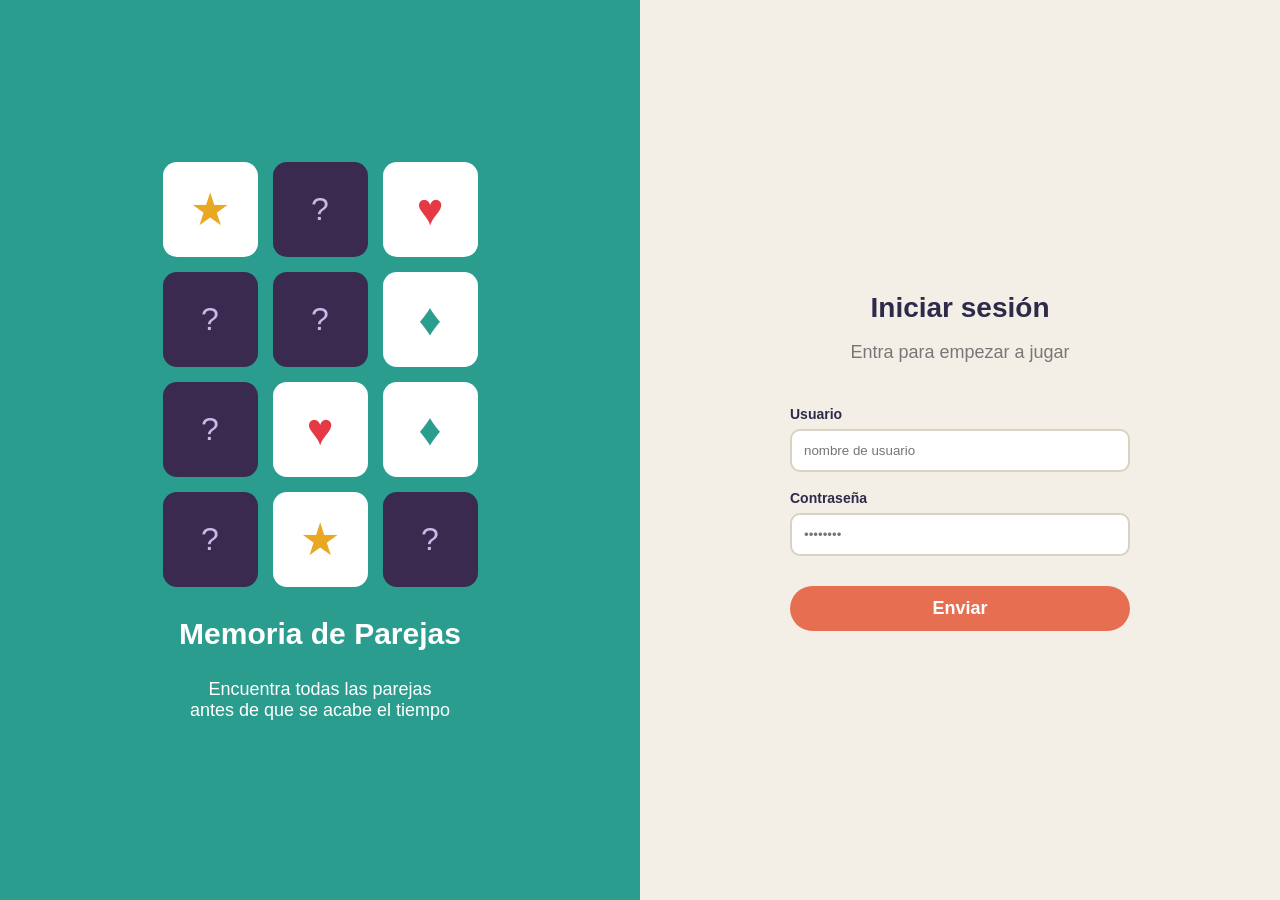
<file: index.html>
<!DOCTYPE html>
<html lang="es">
<head>
    <meta charset="UTF-8">
    <meta name="viewport" content="width=device-width, initial-scale=1.0">
    <title>Memoria de Parejas - Inicio de sesión</title>
        <link rel="stylesheet" href="CSS/css/estilos.css">
        
</head>
<body>
  <main class="login">
  <section class="login-portada">
    <div class="miniTablero">
      <div class="mini"><span class="amarillo">★</span></div>
      <div class="mini oculta">?</div>
      <div class="mini"><span class="rojo">♥</span></div>
      <div class="mini oculta">?</div>
      <div class="mini oculta">?</div>
      <div class="mini"><span class="verde">♦</span></div>
      <div class="mini oculta">?</div>
      <div class="mini"><span class="rojo">♥</span></div>
      <div class="mini"><span class="verde">♦</span></div>
      <div class="mini oculta">?</div>
      <div class="mini"><span class="amarillo">★</span></div>
      <div class="mini oculta">?</div>
    </div>
    <h1>Memoria de Parejas</h1>
    <p>Encuentra todas las parejas<br>antes de que se acabe el tiempo</p>
  </section>

  <section class="login-formulario">
    <form id="formLogin">
      <h2>Iniciar sesión</h2>
      <p class="subtitulo">Entra para empezar a jugar</p>

      <label for="usuario">Usuario</label>
      <input type="text" id="usuario" placeholder="nombre de usuario" required>

      <label for="contrasena">Contraseña</label>
      <input type="password" id="contrasena" placeholder="••••••••" required>

      <button type="submit">Enviar</button>

      <p id="mensajeError" class="error"></p>
    </form>
  </section>
</main>

  <script src="js/js/login.js"></script>
</body>
</html>
</file>
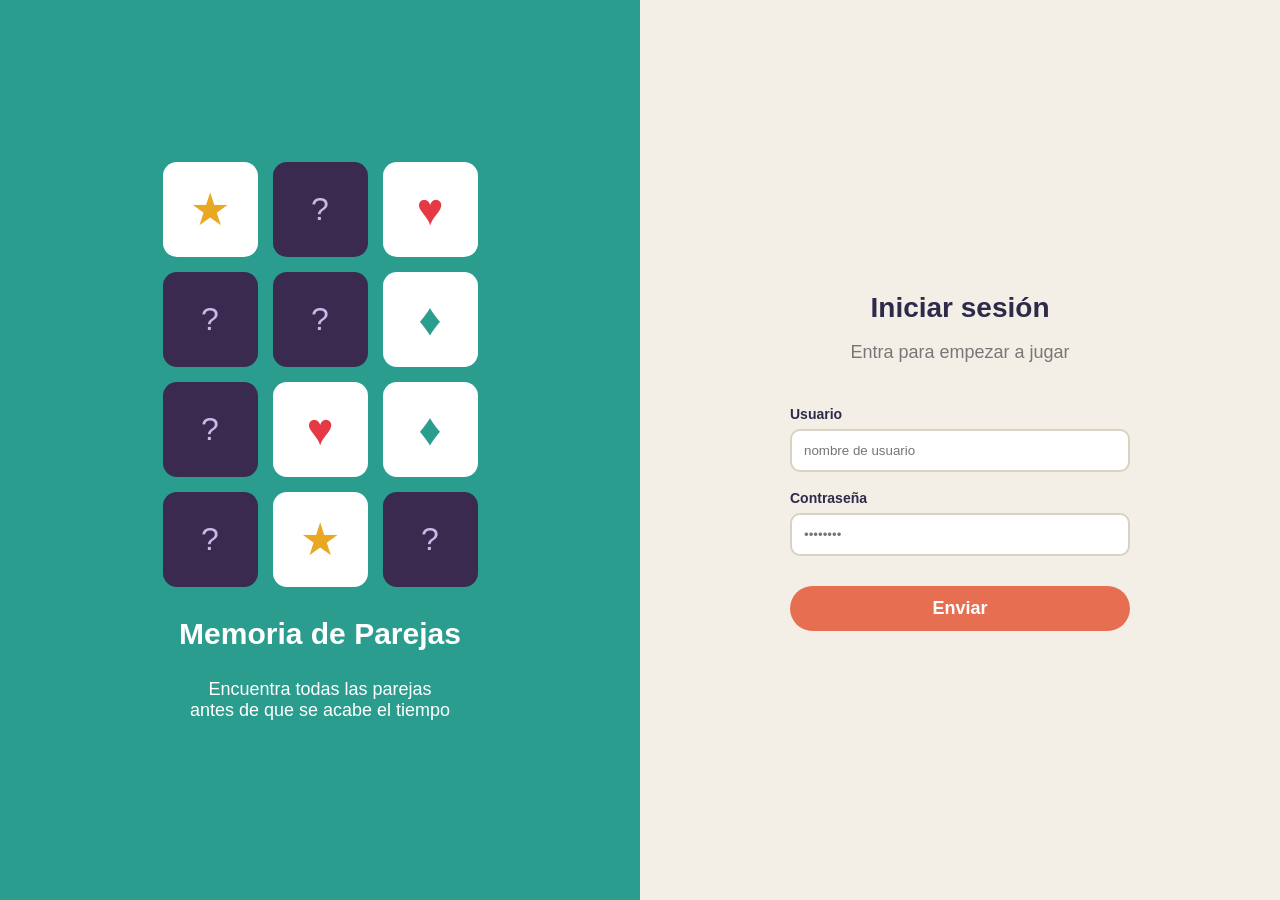
<file: HTML/bienvenida.html>
<!DOCTYPE html>
<html lang="es">
<head>
  <meta charset="UTF-8">
  <title>Bienvenida</title>
  <link rel="stylesheet" href="../CSS/css/estilos.css">
</head>
<body>

<header class="cabecera">
  <span>Memoria de Parejas</span>
  <span id="saludo"></span>
</header>

<main class="zonaBienvenida">
  <section id="instrucciones">
    <h2>Cómo se juega</h2>
    <p><span class="paso">1</span> Todas las cartas empiezan boca abajo.</p>
    <p><span class="paso">2</span> Descubre dos cartas por turno. Si son iguales, se quedan boca arriba.</p>
    <p><span class="paso">3</span> Si son distintas, se vuelven a tapar. ¡Memoriza dónde están!</p>
    <p><span class="paso">4</span> Encuentra las parejas antes de que pasen los 30 segundos.</p>
    <p class="aviso">A mayor dificultad, más cartas en los mismos 30 segundos.</p>
  </section>

  <section class="niveles">
    <h2>Elige tu nivel</h2>

    <label class="nivel">
      <input type="radio" name="nivel" value="principiante" checked>
      <strong>Principiante</strong><br>
      4 × 2 · 4 parejas<br>
      <span class="tiempoNivel">Tiempo: 30 s</span>
    </label>

    <label class="nivel">
      <input type="radio" name="nivel" value="intermedio">
      <strong>Intermedio</strong><br>
      4 × 3 · 6 parejas<br>
      <span class="tiempoNivel">Tiempo: 30 s</span>
    </label>

    <label class="nivel">
      <input type="radio" name="nivel" value="avanzado">
      <strong>Avanzado</strong><br>
      4 × 4 · 8 parejas<br>
      <span class="tiempoNivel">Tiempo: 30 s</span>
    </label>

    <button id="btnInicio">Jugar</button>
  </section>
</main>

<script src="../js/js/bienvenida.js"></script>
</body>
</html>
</file>
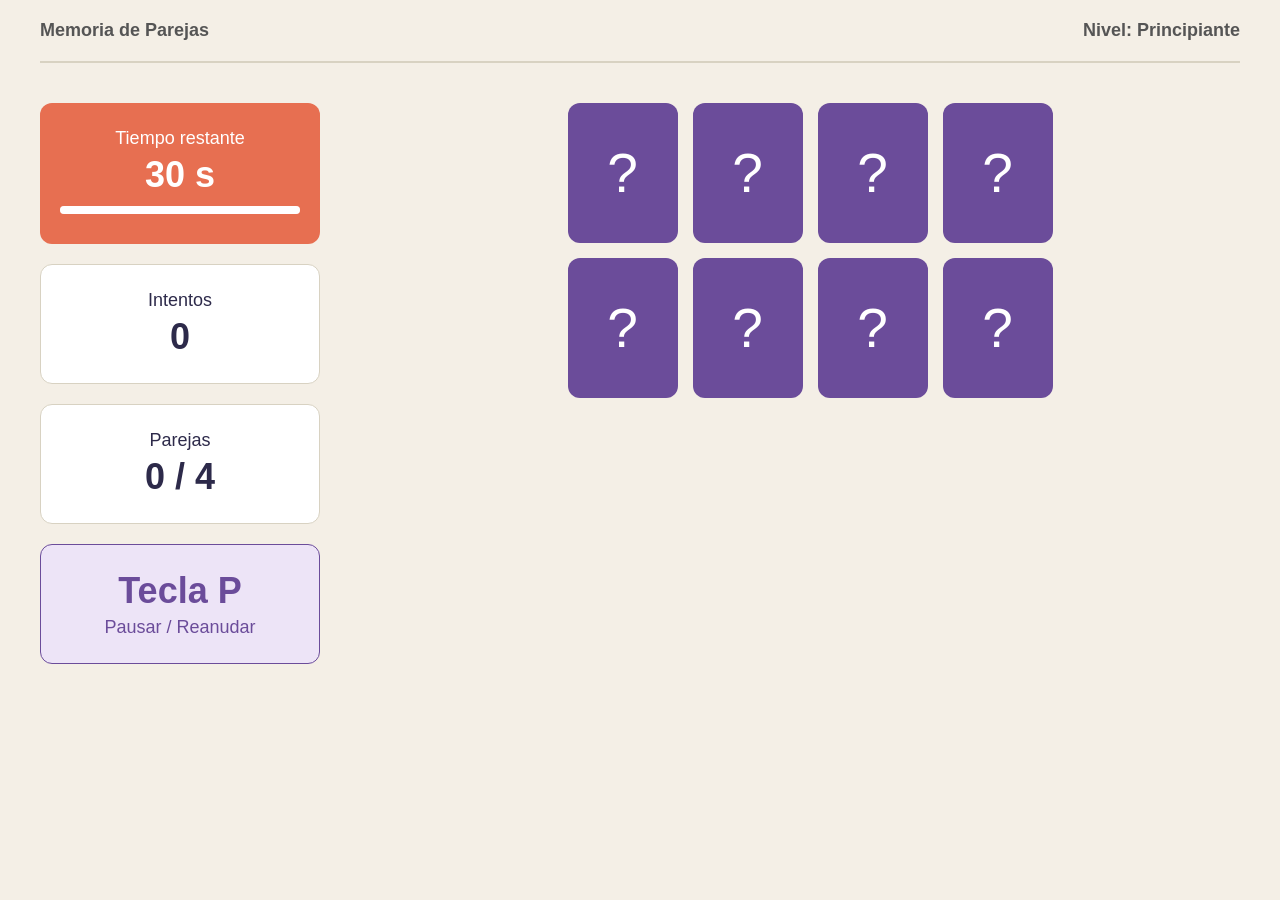
<file: HTML/juego.html>
<!DOCTYPE html>
<html lang="es">
<head>
  <meta charset="UTF-8">
  <title>Juego</title>
  <link rel="stylesheet" href="../CSS/css/estilos.css">
</head>
<body>
<header class="cabecera">
  <span>Memoria de Parejas</span>
  <span id="textoNivel"></span>
</header>

 <main class="zonaJuego">
  <section id="info">
    <div class="caja cajaTiempo">
      <p>Tiempo restante</p>
      <p class="numero"><span id="tiempo">30</span> s</p>
      <div class="barra"><div id="barraRelleno"></div></div>
    </div>
    <div class="caja">
      <p>Intentos</p>
      <p class="numero" id="intentos">0</p>
    </div>
    <div class="caja">
      <p>Parejas</p>
      <p class="numero"><span id="parejas">0</span> / <span id="totalParejas"></span></p>
    </div>
    <div class="caja cajaPausa">
      <p class="numero">Tecla P</p>
      <p id="estadoPausa">Pausar / Reanudar</p>
    </div>
  </section>

  <section id="tablero"></section>
</main>

  <script src="../js/js/juego.js"></script>
</body>
</html>
</file>
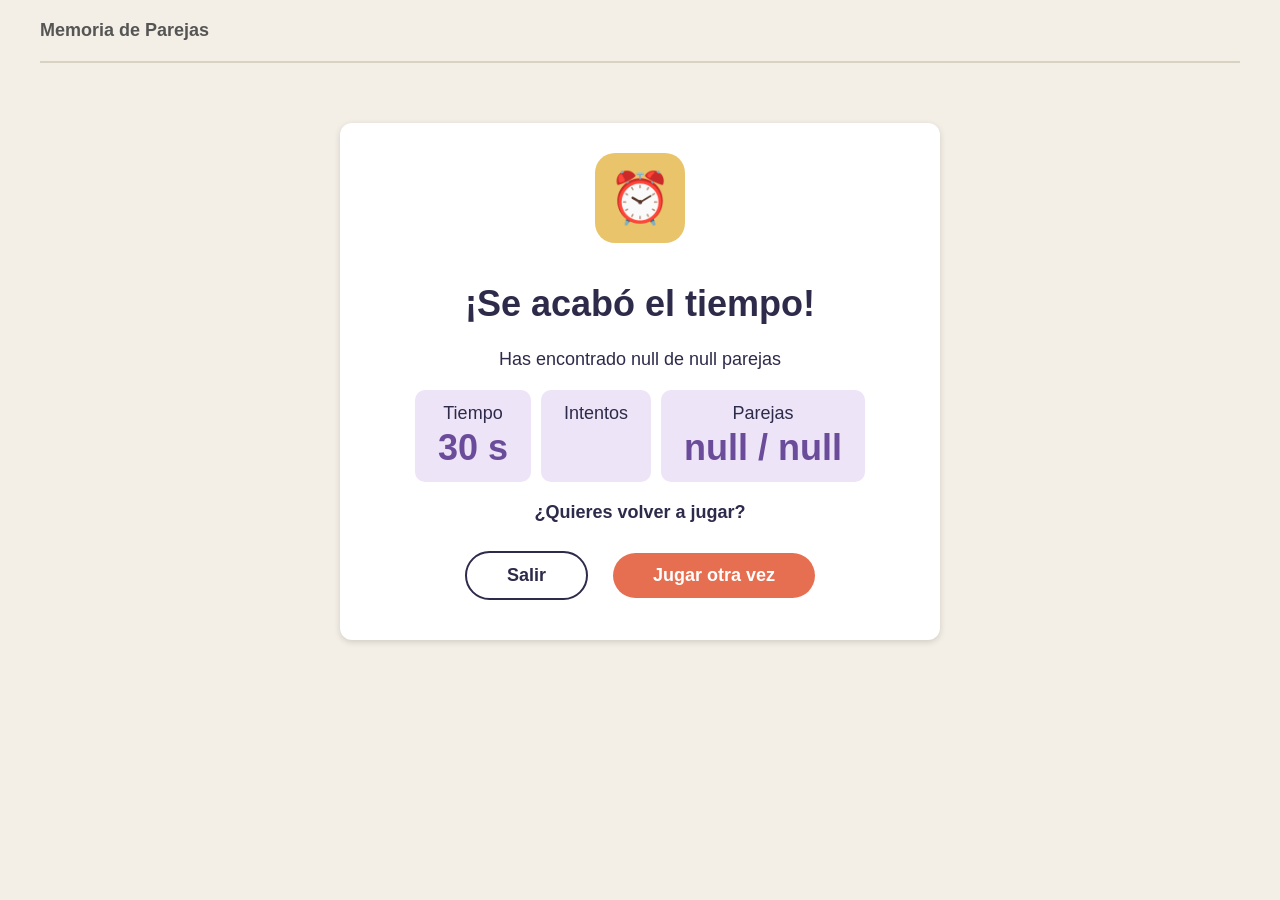
<file: HTML/resultado.html>
<!DOCTYPE html>
<html lang="es">
<head>
  <meta charset="UTF-8">
  <title>Resultado</title>
  <link rel="stylesheet" href="../CSS/css/estilos.css">
</head>
<body>

<header class="cabecera">
  <span>Memoria de Parejas</span>
  <span></span>
</header>

<div class="tarjeta">
  <div class="icono" id="icono">★</div>
  <h1 id="titulo"></h1>
  <p id="resumen"></p>

  <div class="datos">
    <div class="dato"><p>Tiempo</p><p class="numero" id="datoTiempo"></p></div>
    <div class="dato"><p>Intentos</p><p class="numero" id="datoIntentos"></p></div>
    <div class="dato"><p>Parejas</p><p class="numero" id="datoParejas"></p></div>
  </div>

  <p><strong>¿Quieres volver a jugar?</strong></p>
  <button id="btnSalir" class="btnSecundario">Salir</button>
  <button id="btnJugar">Jugar otra vez</button>
</div>

<script src="../js/js/resultado.js"></script>
</body>
</html>
</file>
<file: CSS/css/estilos.css>
* {
  box-sizing: border-box;
}

body {
  margin: 0;
  font-family: Arial, sans-serif;
  background-color: #f4efe6;
  color: #2d2a4a;
  text-align: center;
  font-size: 18px;
}

h1 {
  margin-top: 40px;
}

#tablero {
  display: grid;
  grid-template-columns: repeat(4, 80px);
  grid-auto-rows: 100px;
  gap: 10px;
  justify-content: center;
  width: fit-content;
  align-content: start;
  margin: 0 auto;
}

.carta {
  width: 110px;
  height: 140px;
  background: #6b4c9a;
  color: white;
  font-size: 55px;
  display: flex;
  justify-content: center;
  align-items: center;
  border-radius: 12px;
  border: 3px solid transparent;
  cursor: pointer;
  user-select: none;
  transition: transform 0.2s, background-color 0.5s;
}

.acertada {
  background: #2a9d8f;
}

.carta.volteada {
  background-color: white;
  border-color: #2d2a4a;
}

.resaltada {
  transform: scale(1.08);
  border-color: #e76f51;
}

.completada {
  opacity: 0.85;
}

.zonaJuego {
  display: flex;
  justify-content: center;
  gap: 60px;
  margin: 40px;
}

#info {
  width: 280px;
}

.caja {
  background: white;
  border: 1px solid #d8d2c2;
  border-radius: 12px;
  padding: 20px 10px;
  margin-bottom: 20px;
}

.caja p {
  margin: 5px;
}

.numero {
  font-size: 36px;
  font-weight: bold;
}

.cajaTiempo {
  background-color: #e76f51;
  color: white;
  border: none;
}

.cajaPausa {
  background-color: #ede4f7;
  color: #6b4c9a;
  border-color: #6b4c9a;
}


button {
  background-color: #e76f51;
  color: white;
  border: none;
  padding: 12px 40px;
  font-size: 18px;
  font-weight: bold;
  border-radius: 30px;
  cursor: pointer;
  margin: 10px;
}

button:hover {
  background-color: #d65a3c;
}

#tablero {
  position: relative;
  grid-template-columns: repeat(4, 110px);
  grid-auto-rows: 140px;
  gap: 15px;
}

.en-pausa .carta {
  filter: blur(6px);
}

.en-pausa::after {
  content: "PAUSA";
  position: absolute;
  top: 50%;
  left: 50%;
  transform: translate(-50%, -50%);
  background-color: white;
  color: #6b4c9a;
  font-size: 40px;
  font-weight: bold;
  padding: 15px 40px;
  border-radius: 12px;
}

/* ===== BIENVENIDA ===== */
.zonaBienvenida {
  display: flex;
  gap: 30px;
  max-width: 1100px;
  margin: 100px auto;
}

#instrucciones,
.niveles {
  flex: 1;
  background: white;
  border: 1px solid #d8d2c2;
  border-radius: 12px;
  padding: 20px 30px;
  text-align: left;
}

.paso {
  display: inline-block;
  width: 28px;
  height: 28px;
  line-height: 28px;
  text-align: center;
  background: #e9c46a;
  color: white;
  font-weight: bold;
  border-radius: 50%;
  margin-right: 10px;
}

.aviso {
  color: #e76f51;
  font-weight: bold;
}

.nivel {
  display: block;
  border: 2px solid #d8d2c2;
  border-radius: 12px;
  padding: 12px 15px;
  margin-bottom: 12px;
  cursor: pointer;
}

.nivel input {
  display: inline;
  width: auto;
  margin: 0 8px 0 0;
}

.nivel:has(input:checked) {
  background: #ede4f7;
  border-color: #6b4c9a;
}

.tiempoNivel {
  display: block;
  color: #888;
  font-size: 14px;
}

#btnInicio {
  width: 100%;
  margin: 10px 0 0 0;
}


.tarjeta {
  background-color: white;
  max-width: 600px;
  margin: 60px auto;
  padding: 30px;
  border-radius: 12px;
  box-shadow: 0 2px 6px rgba(0, 0, 0, 0.15);
}

input {
  display: block;
  width: 100%;
  padding: 8px;
  margin: 5px 0 15px;
  border: 1px solid #ccc;
  border-radius: 6px;
}

.cabecera {
  display: flex;
  justify-content: space-between;
  margin: 0 40px;
  padding: 20px 0;
  border-bottom: 2px solid #d8d2c2;
  font-weight: bold;
  color: #555;
}

.barra {
  background-color: rgba(255, 255, 255, 0.4);
  height: 8px;
  border-radius: 4px;
  margin: 10px;
}

#barraRelleno {
  background-color: white;
  height: 8px;
  width: 100%;
  border-radius: 4px;
  transition: width 1s linear;
}

.icono {
  background-color: #e9c46a;
  color: white;
  font-size: 50px;
  width: 90px;
  height: 90px;
  line-height: 90px;
  border-radius: 20px;
  margin: 0 auto;
}

.datos {
  display: flex;
  justify-content: center;
  gap: 10px;
  margin: 20px 0;
}

.dato {
  background-color: #ede4f7;
  border-radius: 10px;
  padding: 10px 20px;
}

.dato p {
  margin: 3px;
}

.dato .numero {
  color: #6b4c9a;
}

.btnSecundario {
  background-color: white;
  color: #2d2a4a;
  border: 2px solid #2d2a4a;
}

.btnSecundario:hover {
  background-color: #f4efe6;
}

/* ===== LOGIN ===== */
.login {
  display: flex;
  min-height: 100vh;
}

.login-portada {
  flex: 1;
  background: #2a9d8f;
  color: white;
  display: flex;
  flex-direction: column;
  justify-content: center;
  align-items: center;
}

.login-portada h1 {
  font-size: 30px;
  margin: 30px 0 10px 0;
}

.miniTablero {
  display: grid;
  grid-template-columns: repeat(3, 95px);
  gap: 15px;
}

.mini {
  height: 95px;
  background: white;
  border-radius: 14px;
  font-size: 45px;
  line-height: 95px;
}

.mini.oculta {
  background: #3a2a4f;
  color: #c9b8e8;
  font-size: 32px;
}

.amarillo { color: #e9a822; }
.rojo { color: #e63946; }
.verde { color: #2a9d8f; }

.login-formulario {
  flex: 1;
  display: flex;
  justify-content: center;
  align-items: center;
}

#formLogin {
  width: 340px;
  text-align: left;
}

#formLogin h2 {
  text-align: center;
  font-size: 28px;
  margin-bottom: 5px;
}

.subtitulo {
  text-align: center;
  color: #777;
  margin-bottom: 40px;
}

#formLogin label {
  font-weight: bold;
  font-size: 14px;
}

#formLogin input {
  border: 2px solid #d8d2c2;
  border-radius: 10px;
  padding: 12px;
}

#formLogin button {
  width: 100%;
  margin: 15px 0 0 0;
}

.error {
  background: #fde4e1;
  color: #c0392b;
  border: 1px solid #e76f51;
  border-radius: 8px;
  padding: 10px;
  text-align: center;
  font-size: 14px;
}

.error:empty {
  display: none;
}
</file>
